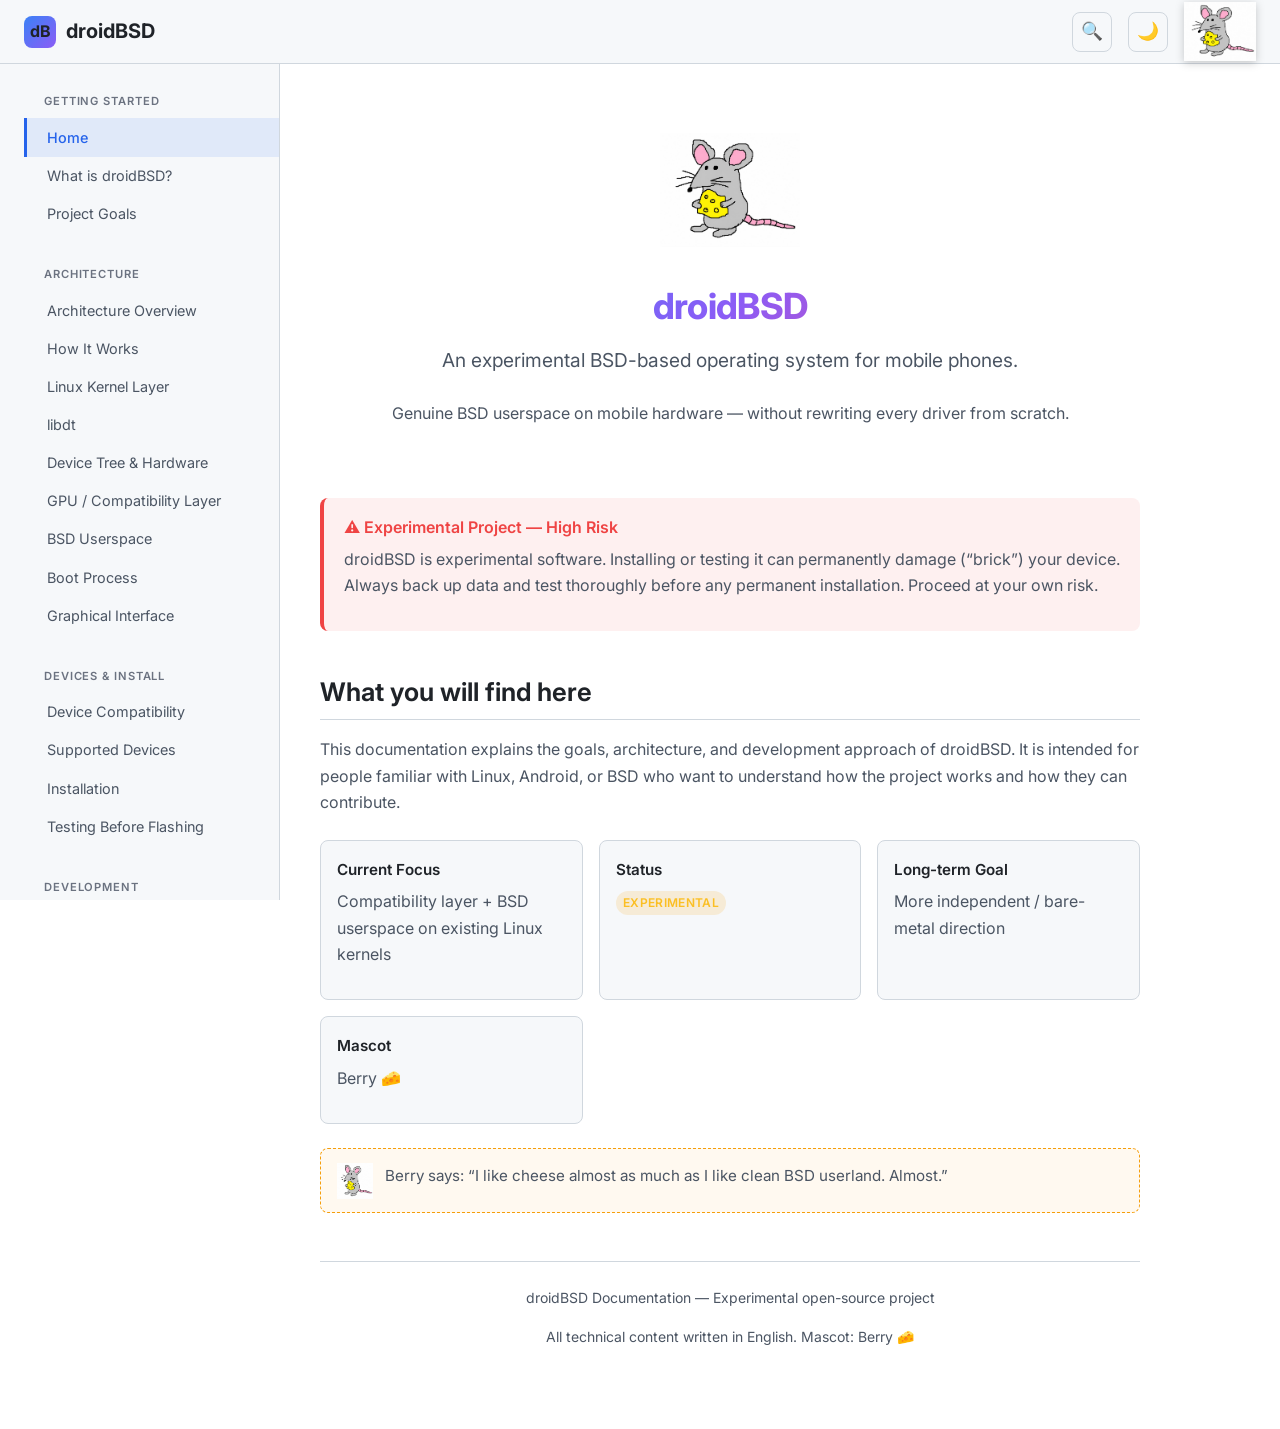
<file: index.html>
<!DOCTYPE html>
<html lang="en" data-theme="dark">
<head>
  <meta charset="UTF-8">
  <meta name="viewport" content="width=device-width, initial-scale=1.0">
  <title>droidBSD — BSD for Mobile Devices</title>
  <meta name="description" content="droidBSD is an experimental BSD-based operating system project for mobile devices, using existing Linux kernel and hardware support while providing a BSD userspace.">
  <meta name="robots" content="index, follow">
  <meta name="google-site-verification" content="GCym0FbeURpxGV-R8nwj-PsiVgphVVZtdf8Ul1s8u5o" />
  <link rel="canonical" href="https://lamerpd.github.io/droidbsd-docs/">

  <!-- Open Graph -->
  <meta property="og:type" content="website">
  <meta property="og:url" content="https://lamerpd.github.io/droidbsd-docs/">
  <meta property="og:title" content="droidBSD — BSD for Mobile Devices">
  <meta property="og:description" content="droidBSD is an experimental BSD-based operating system project for mobile devices, using existing Linux kernel and hardware support while providing a BSD userspace.">
  <meta property="og:image" content="https://lamerpd.github.io/droidbsd-docs/images/mascot.png">
  <meta property="og:image:alt" content="Berry, the official droidBSD mascot — a gray mouse holding cheese">
  <meta property="og:site_name" content="droidBSD">
  <meta property="og:locale" content="en_US">

  <!-- Twitter / X Card -->
  <meta name="twitter:card" content="summary">
  <meta name="twitter:title" content="droidBSD — BSD for Mobile Devices">
  <meta name="twitter:description" content="droidBSD is an experimental BSD-based operating system project for mobile devices, using existing Linux kernel and hardware support while providing a BSD userspace.">
  <meta name="twitter:image" content="https://lamerpd.github.io/droidbsd-docs/images/mascot.png">
  <meta name="twitter:image:alt" content="Berry, the official droidBSD mascot — a gray mouse holding cheese">

  <link rel="stylesheet" href="css/style.css">
  <link rel="icon" type="image/x-icon" href="images/favicon.ico">
  <link rel="icon" type="image/png" sizes="32x32" href="images/favicon-32.png">
  <link rel="icon" type="image/png" sizes="16x16" href="images/favicon-16.png">
  <link rel="preconnect" href="https://fonts.googleapis.com">
  <link rel="preconnect" href="https://fonts.gstatic.com" crossorigin>
  <link href="https://fonts.googleapis.com/css2?family=Inter:wght@400;500;600;700&family=JetBrains+Mono:wght@400;500&display=swap" rel="stylesheet">
</head>
<body>
  <!-- Header -->
  <header class="site-header">
    <div class="header-left">
      <button class="menu-toggle" id="menu-toggle" title="Menu">☰</button>
      <a href="#home" class="logo" data-section="home">
        <span class="logo-icon">dB</span>
        <span>droidBSD</span>
      </a>
    </div>
    <div class="header-right">
      <button class="search-toggle" id="search-toggle" title="Search (Ctrl+K)">🔍</button>
      <button class="theme-toggle" id="theme-toggle" title="Toggle theme">☀️</button>
      <div class="mascot-container" title="Berry — official droidBSD mascot">
        <img src="images/mascot.png" alt="Berry, the droidBSD mascot — a friendly gray mouse holding cheese">
      </div>
    </div>
  </header>

  <!-- Search Overlay -->
  <div class="search-overlay" id="search-overlay">
    <div class="search-box">
      <input type="text" class="search-input" id="search-input" placeholder="Search documentation..." autocomplete="off">
      <div class="search-results" id="search-results"></div>
    </div>
  </div>

  <!-- Sidebar -->
  <aside class="sidebar">
    <nav>
      <ul class="sidebar-nav">
        <li class="nav-section">
          <div class="nav-section-title">Getting Started</div>
          <a href="#home" class="nav-link active" data-section="home">Home</a>
          <a href="#what-is" class="nav-link" data-section="what-is">What is droidBSD?</a>
          <a href="#goals" class="nav-link" data-section="goals">Project Goals</a>
        </li>
        <li class="nav-section">
          <div class="nav-section-title">Architecture</div>
          <a href="#architecture" class="nav-link" data-section="architecture">Architecture Overview</a>
          <a href="#how-it-works" class="nav-link" data-section="how-it-works">How It Works</a>
          <a href="#linux-kernel" class="nav-link" data-section="linux-kernel">Linux Kernel Layer</a>
          <a href="#libdt" class="nav-link" data-section="libdt">libdt</a>
          <a href="#device-tree" class="nav-link" data-section="device-tree">Device Tree & Hardware</a>
          <a href="#gpu" class="nav-link" data-section="gpu">GPU / Compatibility Layer</a>
          <a href="#userspace" class="nav-link" data-section="userspace">BSD Userspace</a>
          <a href="#boot" class="nav-link" data-section="boot">Boot Process</a>
          <a href="#gui" class="nav-link" data-section="gui">Graphical Interface</a>
        </li>
        <li class="nav-section">
          <div class="nav-section-title">Devices & Install</div>
          <a href="#compatibility" class="nav-link" data-section="compatibility">Device Compatibility</a>
          <a href="#supported" class="nav-link" data-section="supported">Supported Devices</a>
          <a href="#installation" class="nav-link" data-section="installation">Installation</a>
          <a href="#testing" class="nav-link" data-section="testing">Testing Before Flashing</a>
        </li>
        <li class="nav-section">
          <div class="nav-section-title">Development</div>
          <a href="#development" class="nav-link" data-section="development">Development</a>
          <a href="#contributing" class="nav-link" data-section="contributing">Contributing</a>
          <a href="#building" class="nav-link" data-section="building">Building System Images</a>
          <a href="#troubleshooting" class="nav-link" data-section="troubleshooting">Troubleshooting</a>
        </li>
        <li class="nav-section">
          <div class="nav-section-title">Project</div>
          <a href="#faq" class="nav-link" data-section="faq">FAQ</a>
          <a href="#roadmap" class="nav-link" data-section="roadmap">Roadmap</a>
          <a href="#safety" class="nav-link" data-section="safety">Safety / Warnings</a>
          <a href="#mascot" class="nav-link" data-section="mascot">Mascot / Berry</a>
        </li>
      </ul>
    </nav>
  </aside>

  <!-- Main Content -->
  <main class="main-content">

    <!-- HOME -->
    <section id="home" class="section active">
      <div class="hero">
        <div class="hero-mascot">
          <img src="images/mascot.png" alt="Berry, the official droidBSD mascot">
        </div>
        <h1>droidBSD</h1>
        <p class="lead">An experimental BSD-based operating system for mobile phones.</p>
        <p>Genuine BSD userspace on mobile hardware — without rewriting every driver from scratch.</p>
      </div>

      <div class="callout callout-danger">
        <div class="callout-title">⚠️ Experimental Project — High Risk</div>
        <p>droidBSD is experimental software. Installing or testing it can permanently damage (“brick”) your device. Always back up data and test thoroughly before any permanent installation. Proceed at your own risk.</p>
      </div>

      <h2>What you will find here</h2>
      <p>This documentation explains the goals, architecture, and development approach of droidBSD. It is intended for people familiar with Linux, Android, or BSD who want to understand how the project works and how they can contribute.</p>

      <div class="status-grid">
        <div class="status-card">
          <h4>Current Focus</h4>
          <p>Compatibility layer + BSD userspace on existing Linux kernels</p>
        </div>
        <div class="status-card">
          <h4>Status</h4>
          <p><span class="badge badge-experimental">Experimental</span></p>
        </div>
        <div class="status-card">
          <h4>Long-term Goal</h4>
          <p>More independent / bare-metal direction</p>
        </div>
        <div class="status-card">
          <h4>Mascot</h4>
          <p>Berry 🧀</p>
        </div>
      </div>

      <div class="berry-note">
        <img src="images/mascot.png" alt="Berry">
        <div>Berry says: “I like cheese almost as much as I like clean BSD userland. Almost.”</div>
      </div>
    </section>

    <!-- WHAT IS -->
    <section id="what-is" class="section">
      <h1>What is droidBSD?</h1>
      <p class="lead">droidBSD is an experimental project that aims to bring a genuine BSD operating-system environment to mobile phones.</p>

      <p>The project does <strong>not</strong> try to create a completely independent hardware support stack from scratch. Instead, it deliberately reuses the existing Linux kernel and hardware support already present on many Android devices. This dramatically reduces the amount of reverse-engineering and driver work required in the early stages.</p>

      <h2>Core idea</h2>
      <p>Android itself is <strong>not</strong> the user-facing operating system. The Android userspace (ART, Zygote, the traditional Android application stack, Google Apps, and related components) is intended to be removed or replaced. What remains is the Linux kernel acting as a low-level compatibility and hardware-support layer underneath a FreeBSD-based userspace.</p>

      <h2>Conceptual stack</h2>
      <div class="arch-layer">
        <div class="layer-box">Hardware (phone SoC, display, radios, etc.)</div>
        <div class="layer-arrow">↓</div>
        <div class="layer-box">Existing Linux kernel + device drivers / firmware</div>
        <div class="layer-arrow">↓</div>
        <div class="layer-box">Compatibility / bridge layer</div>
        <div class="layer-arrow">↓</div>
        <div class="layer-box highlight">droidBSD (FreeBSD-based userland + system components)</div>
      </div>

      <div class="callout callout-info">
        <div class="callout-title">ℹ Important distinction</div>
        <p>droidBSD is <strong>not</strong> “BSD running inside Android.” The goal is to replace the Android userspace, not to run as an application or container on top of a full Android system.</p>
      </div>

      <h2>Why this approach?</h2>
      <p>Writing complete, independent hardware support for modern mobile SoCs is an enormous undertaking. By reusing kernels and drivers that already understand a given phone’s hardware, the project can focus on the userspace, system services, and user experience much earlier.</p>
      <p>A fully independent / bare-metal implementation remains a long-term aspiration, but it is not the current practical path.</p>
    </section>

    <!-- GOALS -->
    <section id="goals" class="section">
      <h1>Project Goals</h1>

      <h2>Primary goals</h2>
      <ul>
        <li>Provide a genuine BSD userland (shell, utilities, system tools, services) on mobile hardware.</li>
        <li>Replace the Android userspace rather than merely theming or modifying it.</li>
        <li>Reuse existing Linux kernel and hardware support to make early development feasible.</li>
        <li>Develop tools (especially <code>libdt</code>) that help adapt system images to different devices with less manual work.</li>
        <li>Offer a lightweight, purpose-built graphical interface suitable for phones.</li>
      </ul>

      <h2>Non-goals (current phase)</h2>
      <ul>
        <li>Claiming universal compatibility with every Android phone.</li>
        <li>Pretending that a full bare-metal port already exists.</li>
        <li>Running the full Android application stack or Google services.</li>
        <li>Providing production-ready daily-driver images at this stage.</li>
      </ul>

      <h2>Long-term direction</h2>
      <p>Over time the project may move toward greater independence from the Linux kernel and Android-era components. That path is acknowledged as desirable but is deliberately secondary to making a usable BSD environment available on real hardware first.</p>

      <div class="callout callout-info">
        <div class="callout-title">ℹ Honesty policy</div>
        <p>Features that are not yet implemented are clearly marked as <span class="badge badge-planned">Planned</span>, <span class="badge badge-experimental">Experimental</span>, <span class="badge badge-dev">Under development</span>, or <span class="badge badge-device">Device-dependent</span>.</p>
      </div>
    </section>

    <!-- ARCHITECTURE -->
    <section id="architecture" class="section">
      <h1>Architecture Overview</h1>
      <p class="lead">droidBSD is structured as a layered system that deliberately separates hardware support from the BSD userspace.</p>

      <h2>High-level view</h2>
      <div class="arch-diagram">Hardware
    │
    ▼
┌─────────────────────────────────────┐
│  Linux kernel + existing drivers    │
│  (display, touch, Wi-Fi, storage…)  │
└─────────────────────────────────────┘
    │
    ▼
┌─────────────────────────────────────┐
│  Compatibility / bridge layer       │
│  (libdt adaptations, possible       │
│   hybris-style components for GPU)  │
└─────────────────────────────────────┘
    │
    ▼
┌─────────────────────────────────────┐
│  droidBSD                           │
│  • FreeBSD-based userland           │
│  • Custom init & services           │
│  • Graphical interface              │
└─────────────────────────────────────┘</div>

      <h2>Key principles</h2>
      <ul>
        <li><strong>Reuse where it saves years of work</strong> — the Linux kernel already knows how to talk to the phone’s hardware on many devices.</li>
        <li><strong>Replace the userspace</strong> — ART, Zygote, and the classic Android app stack are not part of the intended droidBSD environment.</li>
        <li><strong>Adapt rather than hard-code</strong> — <code>libdt</code> is intended to inspect device information and adapt the system image instead of requiring a fully hand-written port for every phone.</li>
        <li><strong>Be explicit about limitations</strong> — proprietary firmware, bootloader behavior, GPU stacks, and many other factors can still block support.</li>
      </ul>
    </section>

    <!-- HOW IT WORKS -->
    <section id="how-it-works" class="section">
      <h1>How It Works</h1>
      <p>The intended high-level workflow for bringing droidBSD to a device is:</p>

      <ol>
        <li><strong>Identify the device</strong> — determine model, SoC, and available kernel / device-tree information.</li>
        <li><strong>Back up important data</strong> — always.</li>
        <li><strong>Extract / inspect hardware information</strong> — Device Tree, kernel configuration, and related data.</li>
        <li><strong>Let libdt prepare / adapt the system image</strong> — <span class="badge badge-dev">Under development</span></li>
        <li><strong>Test using a temporary / non-permanent method</strong> — <span class="badge badge-device">Device-dependent</span> / <span class="badge badge-planned">Planned</span></li>
        <li><strong>Verify boot and critical hardware</strong> — display, touch, storage, networking, etc.</li>
        <li><strong>Only then consider permanent installation</strong> — after successful testing.</li>
      </ol>

      <div class="callout callout-warning">
        <div class="callout-title">⚠ Temporary testing methods</div>
        <p>Specific temporary boot mechanisms (fastboot boot, recovery-based testing, ramdisk approaches, etc.) are <strong>device-dependent</strong> and still under definition. The documentation will not invent a single universal method. Always follow device-specific guidance when it becomes available.</p>
      </div>

      <p>This workflow is designed to minimize the risk of permanent damage during early experimentation.</p>
    </section>

    <!-- LINUX KERNEL -->
    <section id="linux-kernel" class="section">
      <h1>Linux Kernel Layer</h1>
      <p>On supported target devices the existing Linux kernel is retained as the foundation.</p>

      <h2>Why keep the Linux kernel?</h2>
      <ul>
        <li>It already contains drivers and configuration for the phone’s display controller, touchscreen, storage, Wi-Fi, Bluetooth, power management, and other hardware.</li>
        <li>Creating equivalent support from scratch for modern mobile SoCs is a multi-year effort for each platform family.</li>
        <li>Using a known-working kernel lets the project concentrate on userspace and system design.</li>
      </ul>

      <h2>What the kernel provides</h2>
      <ul>
        <li>Hardware abstraction and device drivers</li>
        <li>Process scheduling, memory management, and system-call interface</li>
        <li>Filesystem support and storage access</li>
        <li>Networking stack</li>
        <li>Power-management interfaces (to the extent implemented by the vendor kernel)</li>
      </ul>

      <div class="callout callout-info">
        <div class="callout-title">ℹ Scope</div>
        <p>Exact hardware support varies by device and by the particular kernel build shipped with that device (or community ports of it). droidBSD does not magically add missing drivers.</p>
      </div>
    </section>

    <!-- LIBDT -->
    <section id="libdt" class="section">
      <h1>libdt</h1>
      <p><code>libdt</code> is a component under development whose purpose is to inspect a target device’s hardware information and adapt a droidBSD system image accordingly.</p>

      <h2>Intended responsibilities</h2>
      <ul>
        <li>Read and interpret Device Tree data (and related kernel / device configuration).</li>
        <li>Detect relevant hardware characteristics of the phone.</li>
        <li>Patch or generate device-specific configuration for the droidBSD image.</li>
        <li>Help produce a system that can be tested on that particular device with less manual porting work.</li>
      </ul>

      <h2>What libdt is not</h2>
      <ul>
        <li>It is not a guarantee of compatibility with every phone.</li>
        <li>It cannot overcome missing proprietary firmware, incompatible bootloaders, or fundamental hardware differences.</li>
        <li>It does not eliminate the need for testing and possible manual adjustments.</li>
      </ul>

      <div class="callout callout-warning">
        <div class="callout-title">⚠ Status</div>
        <p><code>libdt</code> is <span class="badge badge-dev">Under development</span>. Its exact interfaces, capabilities, and limitations will be documented as the implementation matures. Do not assume any particular automation feature is already complete.</p>
      </div>
    </section>

    <!-- DEVICE TREE -->
    <section id="device-tree" class="section">
      <h1>Device Tree & Hardware Detection</h1>
      <p>Most modern ARM-based mobile devices describe their hardware using a Device Tree (DT). The Device Tree Blob (DTB) and related source (DTS) tell the kernel which peripherals exist, how they are connected, and which drivers should bind to them.</p>

      <h2>Role in droidBSD</h2>
      <p>Because droidBSD reuses an existing Linux kernel, the Device Tree that already works with that kernel is a primary source of hardware information. <code>libdt</code> is intended to consume this information (and other available configuration) so that the higher-level system can be adapted without writing a full board-support package by hand for every phone.</p>

      <h2>Limitations</h2>
      <ul>
        <li>Not every relevant detail is always present or accurate in the Device Tree.</li>
        <li>Proprietary firmware, closed-source driver modules, and bootloader constraints live outside the DT.</li>
        <li>Different kernel versions and vendor trees can expose different interfaces.</li>
      </ul>

      <p>Hardware detection and adaptation remain <span class="badge badge-device">Device-dependent</span> and <span class="badge badge-experimental">Experimental</span>.</p>
    </section>

    <!-- GPU -->
    <section id="gpu" class="section">
      <h1>GPU / Compatibility Layer</h1>
      <p>Graphics on mobile SoCs are frequently tied to proprietary user-space components and interfaces that were designed around Android.</p>

      <h2>Approach</h2>
      <p>When necessary, a compatibility layer inspired by projects such as libhybris may be used. The goal is to allow existing low-level hardware components (especially GPU-related) to communicate with the non-Android userspace, without bringing up the entire Android operating system.</p>

      <div class="callout callout-info">
        <div class="callout-title">ℹ Clarification</div>
        <p>This is reuse of selected low-level binary components and interfaces, not “running Android.” The Android application framework, ART, and related userspace services are not part of the intended droidBSD stack.</p>
      </div>

      <p>Exact support for accelerated graphics is <span class="badge badge-device">Device-dependent</span> and currently <span class="badge badge-experimental">Experimental</span> / <span class="badge badge-planned">Planned</span>.</p>
    </section>

    <!-- USERSPACE -->
    <section id="userspace" class="section">
      <h1>BSD Userspace</h1>
      <p>The userspace is intended to be genuine BSD software, primarily based on FreeBSD components and conventions.</p>

      <h2>Expected components</h2>
      <ul>
        <li>BSD shell (e.g. sh / tcsh or similar)</li>
        <li>Standard BSD userland utilities</li>
        <li>System administration tools</li>
        <li>Custom droidBSD services</li>
        <li>A custom initialization process (not Android’s Zygote / ART startup)</li>
        <li>A custom graphical interface</li>
      </ul>

      <p>The project aims to replace the Android userspace rather than simply put a different interface on top of Android’s existing services.</p>

      <div class="callout callout-info">
        <div class="callout-title">ℹ Status</div>
        <p>Userspace integration, service design, and the precise set of packages are still under active development. Many pieces remain <span class="badge badge-planned">Planned</span> or <span class="badge badge-experimental">Experimental</span>.</p>
      </div>
    </section>

    <!-- BOOT -->
    <section id="boot" class="section">
      <h1>Boot Process</h1>
      <p>In a finished system, droidBSD will start its own initialization and userspace environment instead of the normal Android boot path that leads to Zygote and ART.</p>

      <h2>Technical difficulty</h2>
      <p>Changing the boot → userspace transition on a phone is technically difficult and potentially dangerous, especially while the project is still experimental. Bootloader constraints, verified-boot mechanisms, partition layouts, and initramfs / ramdisk handling all vary by device.</p>

      <div class="callout callout-danger">
        <div class="callout-title">⚠ Risk</div>
        <p>Incorrect changes to the boot process can render a device unbootable. Always prefer temporary testing methods before any permanent modification of boot partitions.</p>
      </div>

      <p>Details of the final init system and early boot sequence are <span class="badge badge-dev">Under development</span> and will be documented as they stabilize.</p>
    </section>

    <!-- GUI -->
    <section id="gui" class="section">
      <h1>Graphical Interface</h1>
      <p>droidBSD will include its own lightweight graphical interface designed for mobile hardware.</p>

      <ul>
        <li>It may share some visual conventions with mobile systems (status bar, navigation gestures, etc.) because the target form factor is a phone.</li>
        <li>It is <strong>not</strong> Android and should not be presented as a reskinned Android UI.</li>
        <li>The exact toolkit, compositor, and application model are still being defined.</li>
      </ul>

      <p>Status: <span class="badge badge-planned">Planned</span> / <span class="badge badge-experimental">Experimental</span>.</p>
    </section>

    <!-- COMPATIBILITY -->
    <section id="compatibility" class="section">
      <h1>Device Compatibility</h1>
      <p>droidBSD explicitly does <strong>not</strong> guarantee compatibility with every Android phone.</p>

      <p>Mobile hardware varies widely even among devices that use similar CPU architectures. Possible obstacles include:</p>
      <ul>
        <li>SoC differences</li>
        <li>GPU differences and proprietary graphics stacks</li>
        <li>Proprietary firmware blobs</li>
        <li>Kernel version and configuration differences</li>
        <li>Device Tree differences</li>
        <li>Display controllers and panel initialization</li>
        <li>Touchscreen hardware and firmware</li>
        <li>Wi-Fi / Bluetooth chips</li>
        <li>Storage (eMMC / UFS) configuration</li>
        <li>Bootloader behavior and unlocking restrictions</li>
        <li>Power-management hardware and drivers</li>
        <li>Camera hardware and ISP pipelines</li>
        <li>Vendor-specific closed-source drivers</li>
      </ul>

      <div class="berry-note">
        <img src="images/mascot.png" alt="Berry">
        <div>Berry’s tip: “If the cheese doesn’t fit the hole, forcing it usually makes a mess. Same with phones.”</div>
      </div>

      <p>Community contributions that add support for additional devices are highly welcome. See the Contributing section.</p>
    </section>

    <!-- SUPPORTED DEVICES -->
    <section id="supported" class="section">
      <h1>Supported Devices</h1>
      <p>At the current stage of the project there is no published list of officially supported devices.</p>

      <div class="callout callout-info">
        <div class="callout-title">ℹ Status</div>
        <p>Device support is <span class="badge badge-experimental">Experimental</span> and will be documented as concrete ports become available and are tested. No device should be considered “supported” until explicit documentation and testing instructions exist for it.</p>
      </div>

      <p>If you are interested in bringing up a particular phone, the best approach is to:</p>
      <ol>
        <li>Check whether a usable Linux kernel and Device Tree already exist for the device.</li>
        <li>Join the community discussion (channels will be announced when ready).</li>
        <li>Help document hardware details and test early images.</li>
      </ol>
    </section>

    <!-- INSTALLATION -->
    <section id="installation" class="section">
      <h1>Installation</h1>

      <div class="callout callout-danger">
        <div class="callout-title">🚨 Critical Warning</div>
        <p>Experimental operating-system images can brick a device. Permanent installation should only be considered after successful temporary testing and after you fully understand the recovery options for your specific phone.</p>
      </div>

      <h2>Recommended high-level workflow</h2>
      <ol>
        <li>Identify the exact device model.</li>
        <li>Back up all important data.</li>
        <li>Extract and inspect the device’s hardware information (Device Tree, kernel, etc.).</li>
        <li>Use <code>libdt</code> (when available) to prepare / adapt a system image.</li>
        <li>Test the image with a temporary / non-destructive method.</li>
        <li>Verify that the device boots and that critical hardware functions.</li>
        <li>Only then consider permanent flashing.</li>
      </ol>

      <p>Specific flashing commands, partition layouts, and recovery procedures are <span class="badge badge-device">Device-dependent</span> and will be documented per device when ready. No universal install script is claimed at this time.</p>
    </section>

    <!-- TESTING -->
    <section id="testing" class="section">
      <h1>Testing Before Flashing</h1>
      <p>Testing without permanently modifying the device is the safest way to evaluate compatibility.</p>

      <h2>Principles</h2>
      <ul>
        <li>Prefer methods that do not overwrite the main system or boot partitions until you are confident.</li>
        <li>Have a known-working recovery / fastboot environment ready.</li>
        <li>Document what works and what fails so the community can benefit.</li>
      </ul>

      <div class="callout callout-warning">
        <div class="callout-title">⚠ Implementation status</div>
        <p>Concrete temporary boot mechanisms are still being defined and will often be device-specific. They are marked <span class="badge badge-planned">Planned</span> or <span class="badge badge-device">Device-dependent</span> until documented. Do not invent or assume a particular method (for example a universal “fastboot boot” workflow) unless it has been confirmed for that device.</p>
      </div>
    </section>

    <!-- DEVELOPMENT -->
    <section id="development" class="section">
      <h1>Development</h1>
      <p>droidBSD is an open-source project in early experimental stages. Development currently focuses on:</p>
      <ul>
        <li>The compatibility / bridge approach using existing Linux kernels</li>
        <li><code>libdt</code> and hardware adaptation tooling</li>
        <li>BSD userspace integration</li>
        <li>Early boot and init work</li>
        <li>A lightweight graphical environment</li>
      </ul>

      <p>Source repositories, issue trackers, and contribution guidelines will be published as the project infrastructure is set up. Until then, treat any code or images you encounter as highly experimental.</p>
    </section>

    <!-- CONTRIBUTING -->
    <section id="contributing" class="section">
      <h1>Contributing</h1>
      <p>Community help is essential, especially for device-specific work.</p>

      <h2>Ways to contribute</h2>
      <ul>
        <li>Document hardware details of phones you own (SoC, kernel version, Device Tree availability, unlock status, etc.).</li>
        <li>Test early images when they become available and report results clearly.</li>
        <li>Help improve <code>libdt</code> and adaptation logic.</li>
        <li>Work on userspace components, services, or the graphical interface.</li>
        <li>Improve documentation and translate it (when translation efforts begin).</li>
      </ul>

      <div class="berry-note">
        <img src="images/mascot.png" alt="Berry">
        <div>Berry appreciates every contribution — even the small ones. Cheese optional but welcome.</div>
      </div>

      <p>Contribution channels and coding standards will be announced together with the public repositories.</p>
    </section>

    <!-- BUILDING -->
    <section id="building" class="section">
      <h1>Building System Images</h1>
      <p>Build instructions for producing droidBSD system images are <span class="badge badge-planned">Planned</span>.</p>

      <p>When available, the documentation will cover:</p>
      <ul>
        <li>Required host tools and dependencies</li>
        <li>How to obtain and prepare the base FreeBSD userland components</li>
        <li>Integration with a target device’s kernel and Device Tree</li>
        <li>Use of <code>libdt</code> for adaptation</li>
        <li>Producing images suitable for temporary testing versus permanent installation</li>
      </ul>

      <div class="callout callout-info">
        <div class="callout-title">ℹ Note</div>
        <p>No complete public build system or image-generation pipeline is claimed at this time. Any early developer builds should be treated as internal experiments.</p>
      </div>
    </section>

    <!-- TROUBLESHOOTING -->
    <section id="troubleshooting" class="section">
      <h1>Troubleshooting</h1>
      <p>Because the project is experimental, most issues are currently expected rather than exceptional.</p>

      <h2>General advice</h2>
      <ul>
        <li>Confirm that a working Linux kernel and Device Tree already exist for your device.</li>
        <li>Keep a known-good recovery or fastboot environment available.</li>
        <li>Collect logs (kernel messages, early userspace output) whenever possible.</li>
        <li>Search existing reports before assuming a unique problem.</li>
      </ul>

      <p>Specific troubleshooting guides will be added as common failure modes are identified and documented.</p>
    </section>

    <!-- FAQ -->
    <section id="faq" class="section">
      <h1>FAQ</h1>

      <div class="expandable">
        <div class="expandable-header">Is droidBSD just Android with a different UI? <span class="expandable-icon">▼</span></div>
        <div class="expandable-content">
          <p>No. The goal is to replace the Android userspace (ART, Zygote, the normal Android application stack, etc.) with a FreeBSD-based environment. The Linux kernel is retained primarily as a hardware-support and compatibility layer.</p>
        </div>
      </div>

      <div class="expandable">
        <div class="expandable-header">Does it run Android apps? <span class="expandable-icon">▼</span></div>
        <div class="expandable-content">
          <p>Running Android applications is not a current goal of the project. The intended userspace is BSD, not the Android application framework.</p>
        </div>
      </div>

      <div class="expandable">
        <div class="expandable-header">Will it work on my phone? <span class="expandable-icon">▼</span></div>
        <div class="expandable-content">
          <p>There is no guarantee. Compatibility depends on many factors (kernel availability, Device Tree, proprietary components, bootloader, etc.). The project explicitly does not claim universal support.</p>
        </div>
      </div>

      <div class="expandable">
        <div class="expandable-header">Is there a full bare-metal version already? <span class="expandable-icon">▼</span></div>
        <div class="expandable-content">
          <p>No. A more independent / bare-metal direction is a long-term aspiration. The current practical approach reuses existing Linux kernels and hardware support.</p>
        </div>
      </div>

      <div class="expandable">
        <div class="expandable-header">Can this brick my device? <span class="expandable-icon">▼</span></div>
        <div class="expandable-content">
          <p>Yes. Experimental operating-system work on phones carries a real risk of permanent damage. Always back up data and prefer temporary testing methods before permanent installation.</p>
        </div>
      </div>

      <div class="expandable">
        <div class="expandable-header">Who is Berry? <span class="expandable-icon">▼</span></div>
        <div class="expandable-content">
          <p>Berry is the official project mascot — a mouse who likes cheese. You will see Berry in non-critical sections of the documentation. Safety warnings remain completely serious.</p>
        </div>
      </div>
    </section>

    <!-- ROADMAP -->
    <section id="roadmap" class="section">
      <h1>Roadmap</h1>
      <p>The following is a high-level, non-binding outline of intended directions. Dates and priorities may change.</p>

      <h2>Near term (experimental phase)</h2>
      <ul>
        <li>Further development of the compatibility approach and <code>libdt</code></li>
        <li>Basic BSD userspace bring-up on selected test devices</li>
        <li>Early boot / init experiments</li>
        <li>Documentation of hardware requirements and testing procedures</li>
      </ul>

      <h2>Medium term</h2>
      <ul>
        <li>More complete userspace and service infrastructure</li>
        <li>Graphical interface prototypes</li>
        <li>Broader (but still limited) device experimentation</li>
        <li>Public repositories and contribution process</li>
      </ul>

      <h2>Long term</h2>
      <ul>
        <li>Evaluation of greater independence from Linux-kernel dependencies</li>
        <li>Possible bare-metal or alternative-kernel explorations</li>
        <li>Maturation of the overall system toward usable daily experimentation</li>
      </ul>

      <div class="callout callout-info">
        <div class="callout-title">ℹ Note</div>
        <p>Nothing on this roadmap should be treated as a commitment or a promise of delivery dates. The project is experimental.</p>
      </div>
    </section>

    <!-- SAFETY -->
    <section id="safety" class="section">
      <h1>Safety / Warnings</h1>

      <div class="callout callout-danger">
        <div class="callout-title">🚨 Read this carefully</div>
        <p>Working with experimental operating-system images on mobile devices can result in a permanently unusable (“bricked”) phone. You accept full responsibility for any damage to your hardware, data loss, or other consequences.</p>
      </div>

      <h2>Mandatory precautions</h2>
      <ul>
        <li>Back up all personal data before any experimentation.</li>
        <li>Understand how to restore the original firmware on your specific device.</li>
        <li>Prefer temporary / non-permanent testing methods whenever they exist.</li>
        <li>Do not flash images to critical partitions until you have verified basic functionality.</li>
        <li>Keep a working computer and the necessary cables / unlock tools available.</li>
      </ul>

      <h2>What the project does not provide</h2>
      <ul>
        <li>Any warranty or guarantee of safety</li>
        <li>A universal unbrick method</li>
        <li>Support for locked bootloaders or devices that cannot be recovered</li>
      </ul>

      <p>If you are not comfortable with the risk of permanently losing a device, do not experiment with droidBSD images.</p>
    </section>

    <!-- MASCOT -->
    <section id="mascot" class="section">
      <h1>Project Mascot / Berry</h1>
      <div style="text-align:center; margin: 2rem 0;">
        <img src="images/mascot.png" alt="Berry — official droidBSD mascot" style="max-width:220px; width:100%;">
      </div>
      <p>Meet <strong>Berry</strong>, the official mascot of droidBSD.</p>
      <p>Berry is a friendly mouse (or rat, depending on how you look at it) who is rarely seen without a piece of cheese. The character reflects the project’s desire to stay a little playful even while tackling serious systems work.</p>

      <h2>Usage guidelines</h2>
      <ul>
        <li>Berry appears in non-critical documentation sections and light-hearted notes.</li>
        <li>Technical accuracy and safety warnings always take priority over humor.</li>
        <li>The mascot image provided by the project should be used as-is; do not redesign or replace it.</li>
      </ul>

      <div class="berry-note">
        <img src="images/mascot.png" alt="Berry">
        <div>“I may be small, but I believe in big userlands and properly adapted Device Trees.” — Berry</div>
      </div>
    </section>

    <footer class="site-footer">
      <p>droidBSD Documentation — Experimental open-source project</p>
      <p>All technical content written in English. Mascot: Berry 🧀</p>
    </footer>
  </main>

  <script src="js/main.js"></script>
</body>
</html>
</file>
<file: css/style.css>
/* droidBSD Documentation - Modern Technical Docs Theme */

:root {
  --bg-primary: #0f1419;
  --bg-secondary: #1a2332;
  --bg-tertiary: #243044;
  --bg-code: #0d1117;
  --text-primary: #e6edf3;
  --text-secondary: #8b9cb3;
  --text-muted: #6e7f96;
  --accent: #3b82f6;
  --accent-hover: #2563eb;
  --accent-soft: rgba(59, 130, 246, 0.15);
  --success: #22c55e;
  --warning: #f59e0b;
  --danger: #ef4444;
  --info: #06b6d4;
  --border: #2d3a4f;
  --sidebar-width: 280px;
  --header-height: 64px;
  --mascot-size: 72px;
  --radius: 8px;
  --shadow: 0 4px 12px rgba(0, 0, 0, 0.3);
  --font-sans: 'Inter', -apple-system, BlinkMacSystemFont, 'Segoe UI', Roboto, Oxygen, Ubuntu, sans-serif;
  --font-mono: 'JetBrains Mono', 'Fira Code', 'SF Mono', Consolas, monospace;
}

[data-theme="light"] {
  --bg-primary: #ffffff;
  --bg-secondary: #f6f8fa;
  --bg-tertiary: #eef1f5;
  --bg-code: #f6f8fa;
  --text-primary: #1f2328;
  --text-secondary: #4b5563;
  --text-muted: #6b7280;
  --accent: #2563eb;
  --accent-hover: #1d4ed8;
  --accent-soft: rgba(37, 99, 235, 0.1);
  --border: #d0d7de;
  --shadow: 0 4px 12px rgba(0, 0, 0, 0.08);
}

*, *::before, *::after {
  box-sizing: border-box;
  margin: 0;
  padding: 0;
}

html {
  scroll-behavior: smooth;
  scroll-padding-top: calc(var(--header-height) + 20px);
}

body {
  font-family: var(--font-sans);
  background: var(--bg-primary);
  color: var(--text-primary);
  line-height: 1.65;
  font-size: 16px;
  display: flex;
  min-height: 100vh;
  overflow-x: hidden;
}

/* Header */
.site-header {
  position: fixed;
  top: 0;
  left: 0;
  right: 0;
  height: var(--header-height);
  background: var(--bg-secondary);
  border-bottom: 1px solid var(--border);
  display: flex;
  align-items: center;
  justify-content: space-between;
  padding: 0 1.5rem;
  z-index: 1000;
  backdrop-filter: blur(8px);
}

.header-left {
  display: flex;
  align-items: center;
  gap: 1rem;
}

.logo {
  display: flex;
  align-items: center;
  gap: 0.6rem;
  text-decoration: none;
  color: var(--text-primary);
  font-weight: 700;
  font-size: 1.25rem;
}

.logo-icon {
  width: 32px;
  height: 32px;
  background: linear-gradient(135deg, #3b82f6, #8b5cf6);
  border-radius: 8px;
  display: flex;
  align-items: center;
  justify-content: center;
  font-size: 1rem;
}

.header-right {
  display: flex;
  align-items: center;
  gap: 1rem;
}

.mascot-container {
  position: relative;
  width: var(--mascot-size);
  height: var(--mascot-size);
  flex-shrink: 0;
}

.mascot-container img {
  width: 100%;
  height: 100%;
  object-fit: contain;
  filter: drop-shadow(0 2px 4px rgba(0,0,0,0.2));
}

.theme-toggle, .search-toggle, .menu-toggle {
  background: transparent;
  border: 1px solid var(--border);
  color: var(--text-secondary);
  width: 40px;
  height: 40px;
  border-radius: var(--radius);
  cursor: pointer;
  display: flex;
  align-items: center;
  justify-content: center;
  transition: all 0.2s;
  font-size: 1.1rem;
}

.theme-toggle:hover, .search-toggle:hover, .menu-toggle:hover {
  background: var(--accent-soft);
  color: var(--accent);
  border-color: var(--accent);
}

/* Sidebar */
.sidebar {
  position: fixed;
  top: var(--header-height);
  left: 0;
  width: var(--sidebar-width);
  height: calc(100vh - var(--header-height));
  background: var(--bg-secondary);
  border-right: 1px solid var(--border);
  overflow-y: auto;
  padding: 1.25rem 0;
  z-index: 900;
  transition: transform 0.3s ease;
}

.sidebar-nav {
  list-style: none;
}

.nav-section {
  margin-bottom: 1.5rem;
}

.nav-section-title {
  font-size: 0.7rem;
  text-transform: uppercase;
  letter-spacing: 0.08em;
  color: var(--text-muted);
  padding: 0.5rem 1.25rem;
  font-weight: 600;
}

.nav-link {
  display: block;
  padding: 0.45rem 1.25rem;
  color: var(--text-secondary);
  text-decoration: none;
  font-size: 0.9rem;
  border-left: 3px solid transparent;
  transition: all 0.15s;
}

.nav-link:hover {
  color: var(--text-primary);
  background: var(--accent-soft);
}

.nav-link.active {
  color: var(--accent);
  border-left-color: var(--accent);
  background: var(--accent-soft);
  font-weight: 500;
}

/* Main content */
.main-content {
  margin-left: var(--sidebar-width);
  margin-top: var(--header-height);
  flex: 1;
  max-width: 900px;
  padding: 2.5rem 2.5rem 4rem;
  width: 100%;
}

/* Search overlay */
.search-overlay {
  display: none;
  position: fixed;
  inset: 0;
  background: rgba(0,0,0,0.6);
  z-index: 2000;
  align-items: flex-start;
  justify-content: center;
  padding-top: 15vh;
}

.search-overlay.active {
  display: flex;
}

.search-box {
  background: var(--bg-secondary);
  border: 1px solid var(--border);
  border-radius: 12px;
  width: 90%;
  max-width: 560px;
  padding: 1rem;
  box-shadow: var(--shadow);
}

.search-input {
  width: 100%;
  padding: 0.85rem 1rem;
  font-size: 1.1rem;
  border: 1px solid var(--border);
  border-radius: var(--radius);
  background: var(--bg-primary);
  color: var(--text-primary);
  outline: none;
}

.search-input:focus {
  border-color: var(--accent);
  box-shadow: 0 0 0 3px var(--accent-soft);
}

.search-results {
  margin-top: 0.75rem;
  max-height: 300px;
  overflow-y: auto;
}

.search-result-item {
  display: block;
  padding: 0.6rem 0.8rem;
  color: var(--text-secondary);
  text-decoration: none;
  border-radius: 6px;
  font-size: 0.95rem;
}

.search-result-item:hover {
  background: var(--accent-soft);
  color: var(--accent);
}

/* Typography */
h1 {
  font-size: 2.25rem;
  font-weight: 750;
  margin-bottom: 0.75rem;
  line-height: 1.25;
  letter-spacing: -0.02em;
}

h2 {
  font-size: 1.6rem;
  font-weight: 650;
  margin: 2.5rem 0 1rem;
  padding-bottom: 0.4rem;
  border-bottom: 1px solid var(--border);
}

h3 {
  font-size: 1.25rem;
  font-weight: 600;
  margin: 1.75rem 0 0.75rem;
}

h4 {
  font-size: 1.05rem;
  font-weight: 600;
  margin: 1.25rem 0 0.5rem;
}

p {
  margin-bottom: 1rem;
  color: var(--text-secondary);
}

.lead {
  font-size: 1.2rem;
  color: var(--text-secondary);
  margin-bottom: 1.5rem;
  line-height: 1.6;
}

a {
  color: var(--accent);
  text-decoration: none;
}

a:hover {
  text-decoration: underline;
}

ul, ol {
  margin: 0 0 1.25rem 1.5rem;
  color: var(--text-secondary);
}

li {
  margin-bottom: 0.4rem;
}

/* Callout boxes */
.callout {
  border-radius: var(--radius);
  padding: 1rem 1.25rem;
  margin: 1.5rem 0;
  border-left: 4px solid;
  background: var(--bg-tertiary);
}

.callout-title {
  font-weight: 600;
  margin-bottom: 0.35rem;
  display: flex;
  align-items: center;
  gap: 0.5rem;
}

.callout-warning {
  border-color: var(--warning);
  background: rgba(245, 158, 11, 0.08);
}

.callout-warning .callout-title { color: var(--warning); }

.callout-danger {
  border-color: var(--danger);
  background: rgba(239, 68, 68, 0.08);
}

.callout-danger .callout-title { color: var(--danger); }

.callout-info {
  border-color: var(--info);
  background: rgba(6, 182, 212, 0.08);
}

.callout-info .callout-title { color: var(--info); }

.callout-success {
  border-color: var(--success);
  background: rgba(34, 197, 94, 0.08);
}

.callout-success .callout-title { color: var(--success); }

.callout-berry {
  border-color: #f59e0b;
  background: rgba(245, 158, 11, 0.06);
}

/* Code */
pre {
  background: var(--bg-code);
  border: 1px solid var(--border);
  border-radius: var(--radius);
  padding: 1rem 1.25rem;
  overflow-x: auto;
  margin: 1.25rem 0;
  font-family: var(--font-mono);
  font-size: 0.875rem;
  line-height: 1.55;
}

code {
  font-family: var(--font-mono);
  font-size: 0.875em;
  background: var(--bg-tertiary);
  padding: 0.15em 0.4em;
  border-radius: 4px;
}

pre code {
  background: none;
  padding: 0;
}

/* Tables */
table {
  width: 100%;
  border-collapse: collapse;
  margin: 1.5rem 0;
  font-size: 0.95rem;
}

th, td {
  padding: 0.75rem 1rem;
  text-align: left;
  border-bottom: 1px solid var(--border);
}

th {
  background: var(--bg-tertiary);
  font-weight: 600;
  color: var(--text-primary);
}

td {
  color: var(--text-secondary);
}

tr:hover td {
  background: var(--accent-soft);
}

/* Architecture diagram */
.arch-diagram {
  background: var(--bg-secondary);
  border: 1px solid var(--border);
  border-radius: var(--radius);
  padding: 1.5rem;
  margin: 1.5rem 0;
  font-family: var(--font-mono);
  font-size: 0.9rem;
  line-height: 1.8;
  overflow-x: auto;
  white-space: pre;
  color: var(--text-secondary);
}

.arch-layer {
  display: flex;
  flex-direction: column;
  gap: 0.5rem;
  margin: 1.5rem 0;
}

.layer-box {
  background: var(--bg-tertiary);
  border: 1px solid var(--border);
  border-radius: var(--radius);
  padding: 1rem 1.25rem;
  text-align: center;
  position: relative;
}

.layer-box.highlight {
  border-color: var(--accent);
  background: var(--accent-soft);
}

.layer-arrow {
  text-align: center;
  color: var(--text-muted);
  font-size: 1.25rem;
  padding: 0.25rem 0;
}

/* Badges */
.badge {
  display: inline-block;
  padding: 0.2em 0.6em;
  font-size: 0.75rem;
  font-weight: 600;
  border-radius: 999px;
  text-transform: uppercase;
  letter-spacing: 0.03em;
}

.badge-planned { background: rgba(139, 92, 246, 0.15); color: #a78bfa; }
.badge-experimental { background: rgba(245, 158, 11, 0.15); color: #fbbf24; }
.badge-dev { background: rgba(59, 130, 246, 0.15); color: #60a5fa; }
.badge-device { background: rgba(107, 114, 128, 0.15); color: #9ca3af; }

/* Sections */
.section {
  display: none;
  animation: fadeIn 0.25s ease;
}

.section.active {
  display: block;
}

@keyframes fadeIn {
  from { opacity: 0; transform: translateY(8px); }
  to { opacity: 1; transform: translateY(0); }
}

/* Hero */
.hero {
  text-align: center;
  padding: 1rem 0 2rem;
}

.hero h1 {
  background: linear-gradient(135deg, #3b82f6, #8b5cf6, #ec4899);
  -webkit-background-clip: text;
  -webkit-text-fill-color: transparent;
  background-clip: text;
  margin-bottom: 1rem;
}

.hero-mascot {
  width: 140px;
  height: 140px;
  margin: 0 auto 1.5rem;
}

.hero-mascot img {
  width: 100%;
  height: 100%;
  object-fit: contain;
}

/* Footer */
.site-footer {
  margin-top: 3rem;
  padding-top: 1.5rem;
  border-top: 1px solid var(--border);
  color: var(--text-muted);
  font-size: 0.875rem;
  text-align: center;
}

/* Mobile */
.menu-toggle {
  display: none;
}

@media (max-width: 900px) {
  .sidebar {
    transform: translateX(-100%);
  }

  .sidebar.open {
    transform: translateX(0);
  }

  .main-content {
    margin-left: 0;
    padding: 1.5rem 1.25rem 3rem;
  }

  .menu-toggle {
    display: flex;
  }

  .mascot-container {
    width: 52px;
    height: 52px;
  }

  h1 { font-size: 1.75rem; }
  h2 { font-size: 1.35rem; }
}

/* Expandable */
.expandable {
  border: 1px solid var(--border);
  border-radius: var(--radius);
  margin: 1rem 0;
  overflow: hidden;
}

.expandable-header {
  padding: 0.85rem 1.15rem;
  background: var(--bg-tertiary);
  cursor: pointer;
  display: flex;
  justify-content: space-between;
  align-items: center;
  font-weight: 500;
  user-select: none;
}

.expandable-header:hover {
  background: var(--accent-soft);
}

.expandable-content {
  padding: 1rem 1.15rem;
  display: none;
  border-top: 1px solid var(--border);
}

.expandable.open .expandable-content {
  display: block;
}

.expandable-icon {
  transition: transform 0.2s;
}

.expandable.open .expandable-icon {
  transform: rotate(180deg);
}

/* Status tags */
.status-grid {
  display: grid;
  grid-template-columns: repeat(auto-fill, minmax(200px, 1fr));
  gap: 1rem;
  margin: 1.5rem 0;
}

.status-card {
  background: var(--bg-secondary);
  border: 1px solid var(--border);
  border-radius: var(--radius);
  padding: 1rem;
}

.status-card h4 {
  margin: 0 0 0.4rem;
  font-size: 0.95rem;
}

/* Berry note */
.berry-note {
  display: flex;
  align-items: flex-start;
  gap: 0.75rem;
  margin: 1.25rem 0;
  padding: 0.85rem 1rem;
  background: rgba(245, 158, 11, 0.06);
  border-radius: var(--radius);
  border: 1px dashed #f59e0b;
  font-size: 0.95rem;
  color: var(--text-secondary);
}

.berry-note img {
  width: 36px;
  height: 36px;
  flex-shrink: 0;
}
</file>
